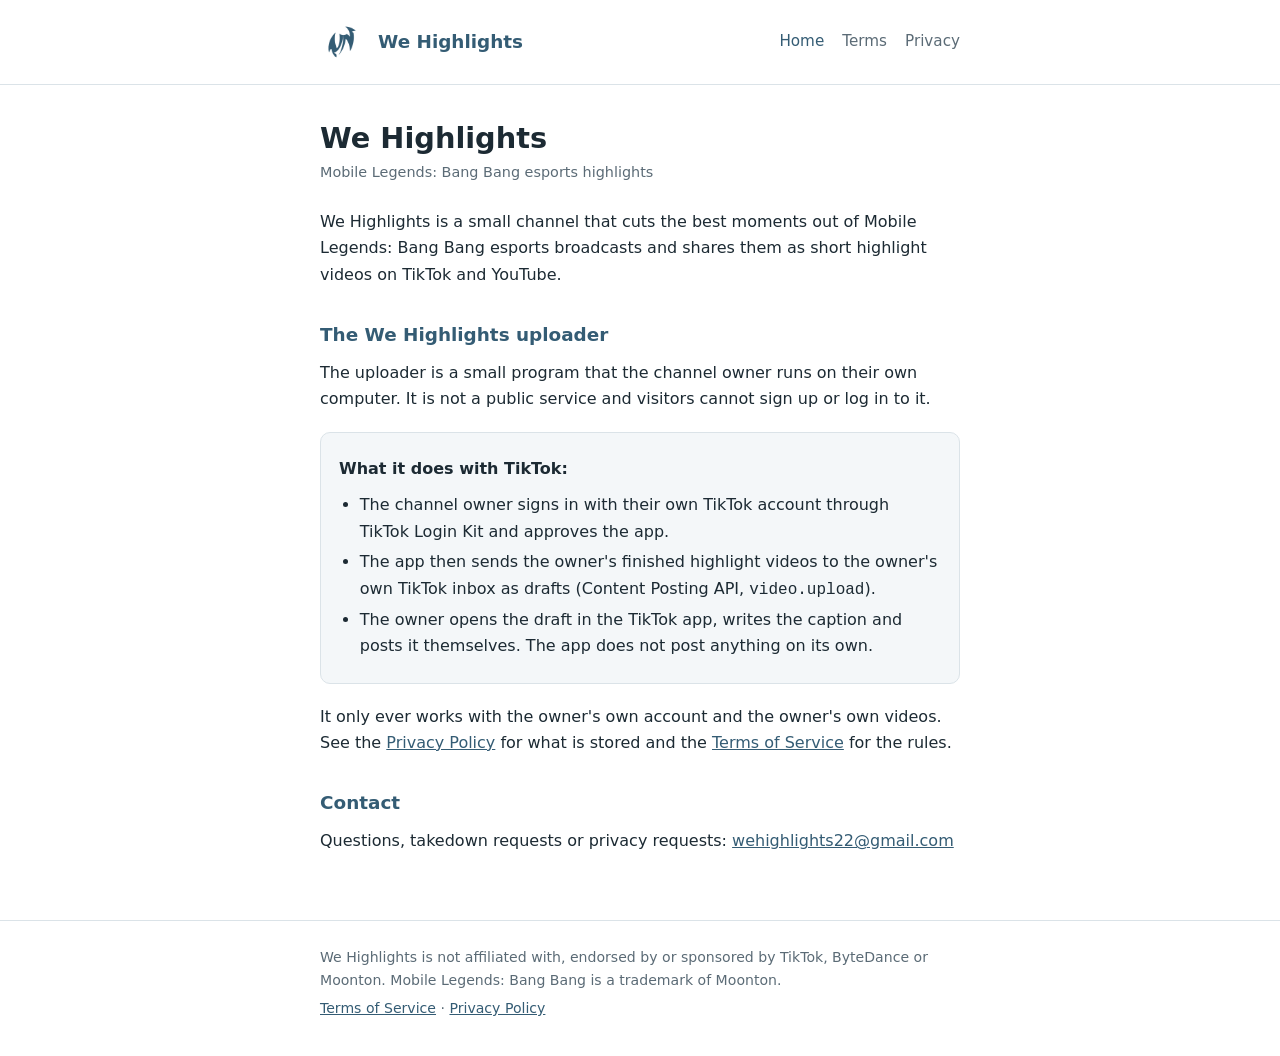
<file: index.html>
<!doctype html>
<html lang="en">
<head>
<meta charset="utf-8">
<meta name="viewport" content="width=device-width, initial-scale=1">
<title>We Highlights</title>
<meta name="description" content="We Highlights is a Mobile Legends: Bang Bang esports highlights channel.">
<link rel="icon" href="logo.png">
<link rel="stylesheet" href="style.css">
</head>
<body>
<header>
  <div class="wrap">
    <img src="logo.png" alt="We Highlights logo">
    <a class="name" href="index.html">We Highlights</a>
    <nav>
      <a href="index.html" aria-current="page">Home</a>
      <a href="terms.html">Terms</a>
      <a href="privacy.html">Privacy</a>
    </nav>
  </div>
</header>

<main>
  <div class="wrap">
    <h1>We Highlights</h1>
    <p class="updated">Mobile Legends: Bang Bang esports highlights</p>

    <p>We Highlights is a small channel that cuts the best moments out of Mobile Legends: Bang Bang esports broadcasts and shares them as short highlight videos on TikTok and YouTube.</p>

    <h2>The We Highlights uploader</h2>
    <p>The uploader is a small program that the channel owner runs on their own computer. It is not a public service and visitors cannot sign up or log in to it.</p>

    <div class="card">
      <p><strong>What it does with TikTok:</strong></p>
      <ul>
        <li>The channel owner signs in with their own TikTok account through TikTok Login Kit and approves the app.</li>
        <li>The app then sends the owner's finished highlight videos to the owner's own TikTok inbox as drafts (Content Posting API, <code>video.upload</code>).</li>
        <li>The owner opens the draft in the TikTok app, writes the caption and posts it themselves. The app does not post anything on its own.</li>
      </ul>
    </div>

    <p>It only ever works with the owner's own account and the owner's own videos. See the <a href="privacy.html">Privacy Policy</a> for what is stored and the <a href="terms.html">Terms of Service</a> for the rules.</p>

    <h2>Contact</h2>
    <p>Questions, takedown requests or privacy requests: <a href="mailto:wehighlights22@gmail.com">wehighlights22@gmail.com</a></p>
  </div>
</main>

<footer>
  <div class="wrap">
    <p>We Highlights is not affiliated with, endorsed by or sponsored by TikTok, ByteDance or Moonton. Mobile Legends: Bang Bang is a trademark of Moonton.</p>
    <p><a href="terms.html">Terms of Service</a> &middot; <a href="privacy.html">Privacy Policy</a></p>
  </div>
</footer>
</body>
</html>
</file>
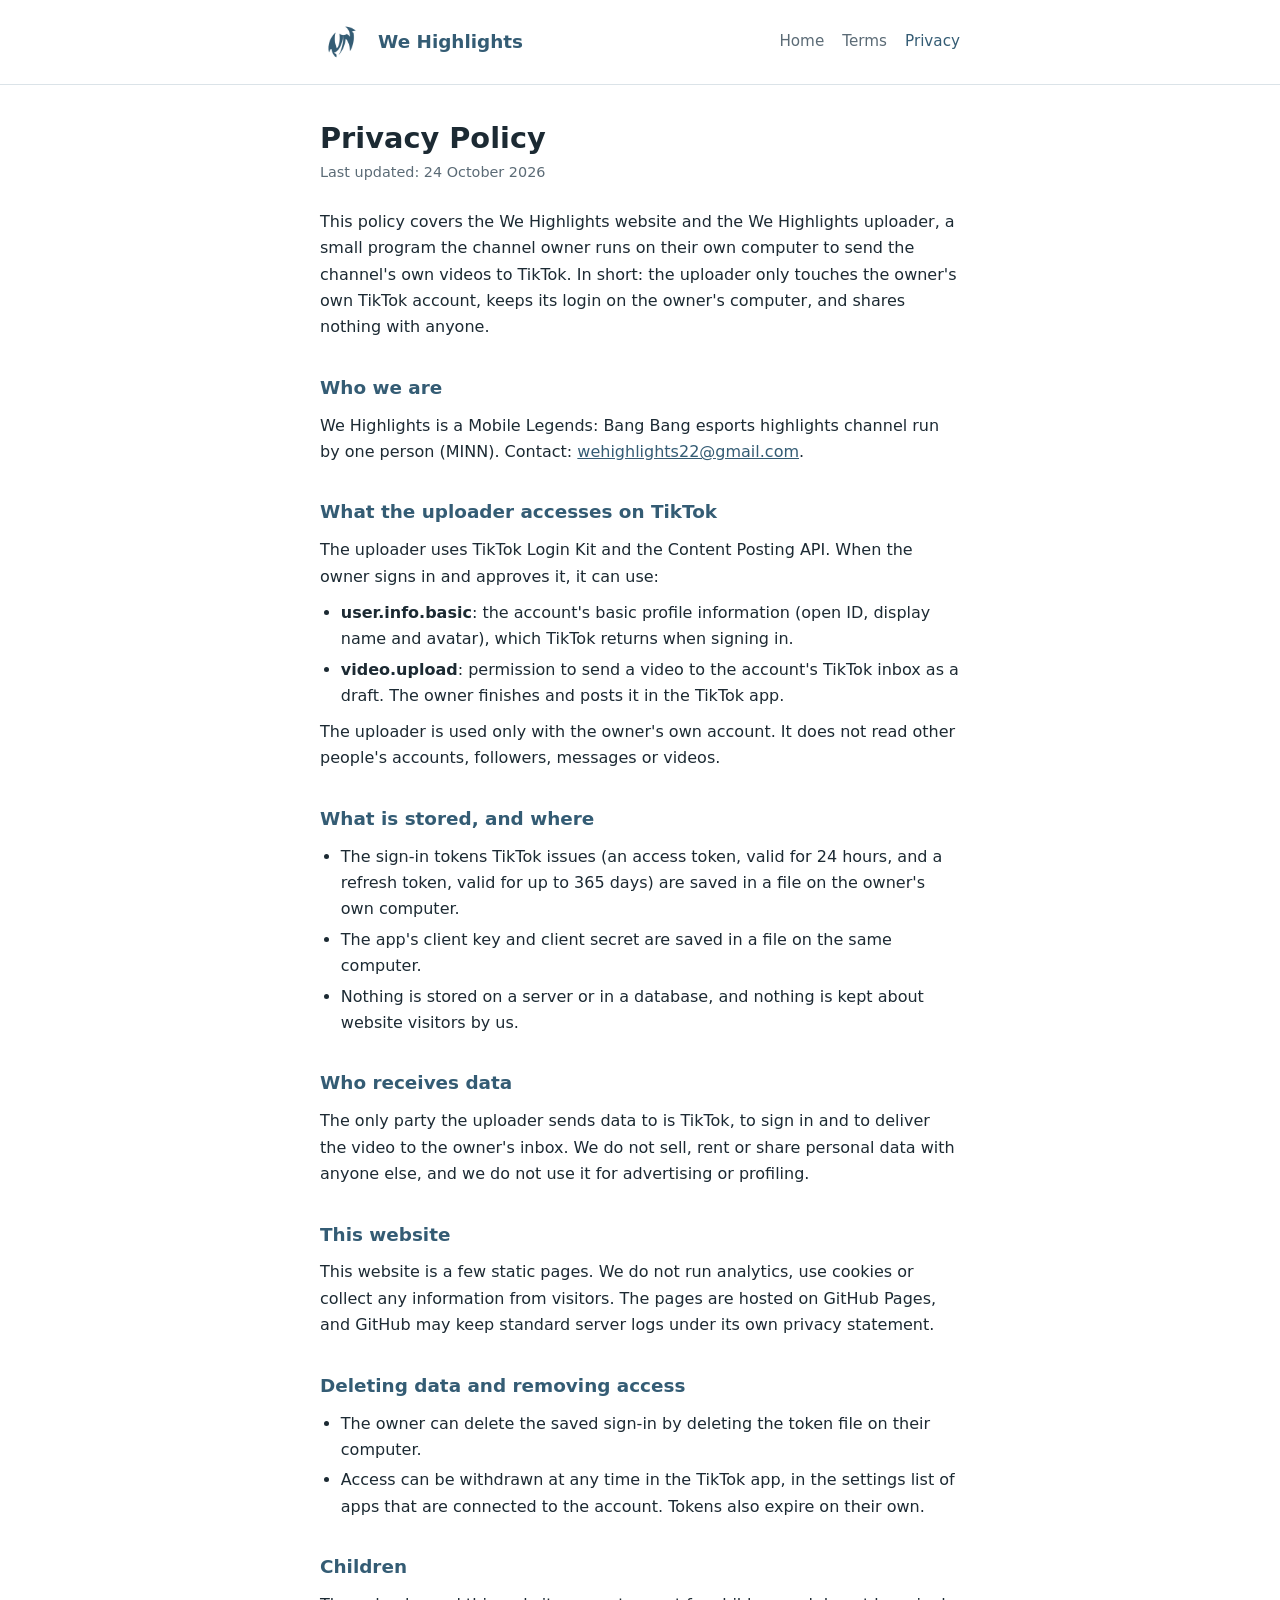
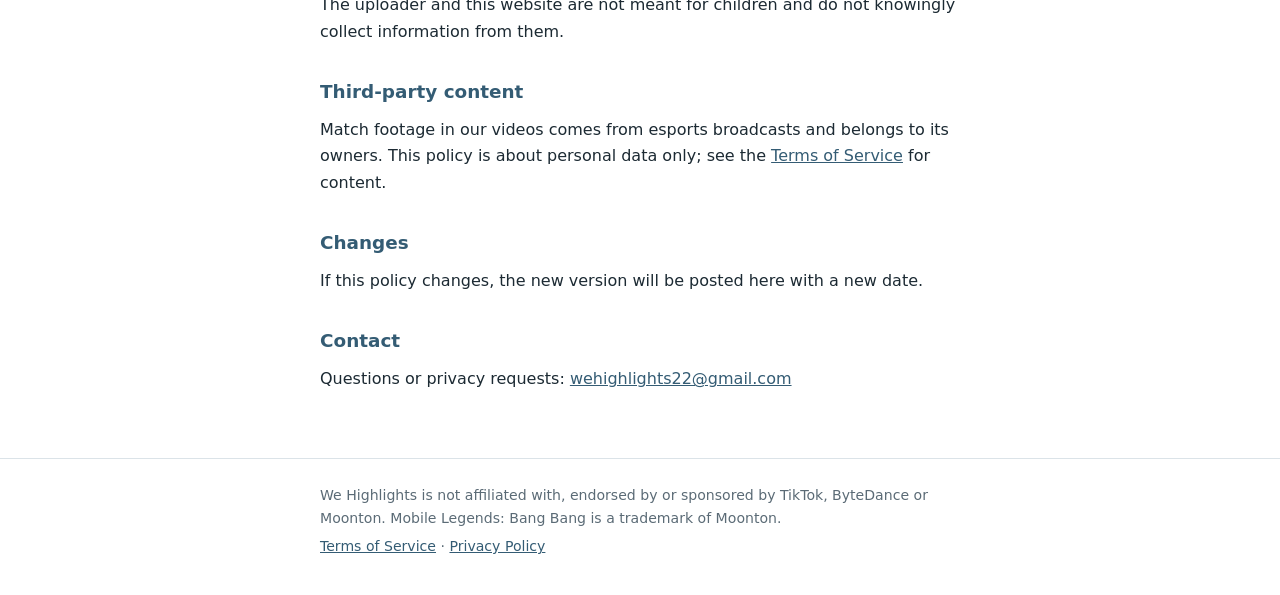
<file: privacy.html>
<!doctype html>
<html lang="en">
<head>
<meta charset="utf-8">
<meta name="viewport" content="width=device-width, initial-scale=1">
<title>Privacy Policy - We Highlights</title>
<meta name="description" content="Privacy Policy for We Highlights and the We Highlights uploader.">
<link rel="icon" href="logo.png">
<link rel="stylesheet" href="style.css">
</head>
<body>
<header>
  <div class="wrap">
    <img src="logo.png" alt="We Highlights logo">
    <a class="name" href="index.html">We Highlights</a>
    <nav>
      <a href="index.html">Home</a>
      <a href="terms.html">Terms</a>
      <a href="privacy.html" aria-current="page">Privacy</a>
    </nav>
  </div>
</header>

<main>
  <div class="wrap">
    <h1>Privacy Policy</h1>
    <p class="updated">Last updated: 24 October 2026</p>

    <p>This policy covers the We Highlights website and the We Highlights uploader, a small program the channel owner runs on their own computer to send the channel's own videos to TikTok. In short: the uploader only touches the owner's own TikTok account, keeps its login on the owner's computer, and shares nothing with anyone.</p>

    <h2>Who we are</h2>
    <p>We Highlights is a Mobile Legends: Bang Bang esports highlights channel run by one person (MINN). Contact: <a href="mailto:wehighlights22@gmail.com">wehighlights22@gmail.com</a>.</p>

    <h2>What the uploader accesses on TikTok</h2>
    <p>The uploader uses TikTok Login Kit and the Content Posting API. When the owner signs in and approves it, it can use:</p>
    <ul>
      <li><strong>user.info.basic</strong>: the account's basic profile information (open ID, display name and avatar), which TikTok returns when signing in.</li>
      <li><strong>video.upload</strong>: permission to send a video to the account's TikTok inbox as a draft. The owner finishes and posts it in the TikTok app.</li>
    </ul>
    <p>The uploader is used only with the owner's own account. It does not read other people's accounts, followers, messages or videos.</p>

    <h2>What is stored, and where</h2>
    <ul>
      <li>The sign-in tokens TikTok issues (an access token, valid for 24 hours, and a refresh token, valid for up to 365 days) are saved in a file on the owner's own computer.</li>
      <li>The app's client key and client secret are saved in a file on the same computer.</li>
      <li>Nothing is stored on a server or in a database, and nothing is kept about website visitors by us.</li>
    </ul>

    <h2>Who receives data</h2>
    <p>The only party the uploader sends data to is TikTok, to sign in and to deliver the video to the owner's inbox. We do not sell, rent or share personal data with anyone else, and we do not use it for advertising or profiling.</p>

    <h2>This website</h2>
    <p>This website is a few static pages. We do not run analytics, use cookies or collect any information from visitors. The pages are hosted on GitHub Pages, and GitHub may keep standard server logs under its own privacy statement.</p>

    <h2>Deleting data and removing access</h2>
    <ul>
      <li>The owner can delete the saved sign-in by deleting the token file on their computer.</li>
      <li>Access can be withdrawn at any time in the TikTok app, in the settings list of apps that are connected to the account. Tokens also expire on their own.</li>
    </ul>

    <h2>Children</h2>
    <p>The uploader and this website are not meant for children and do not knowingly collect information from them.</p>

    <h2>Third-party content</h2>
    <p>Match footage in our videos comes from esports broadcasts and belongs to its owners. This policy is about personal data only; see the <a href="terms.html">Terms of Service</a> for content.</p>

    <h2>Changes</h2>
    <p>If this policy changes, the new version will be posted here with a new date.</p>

    <h2>Contact</h2>
    <p>Questions or privacy requests: <a href="mailto:wehighlights22@gmail.com">wehighlights22@gmail.com</a></p>
  </div>
</main>

<footer>
  <div class="wrap">
    <p>We Highlights is not affiliated with, endorsed by or sponsored by TikTok, ByteDance or Moonton. Mobile Legends: Bang Bang is a trademark of Moonton.</p>
    <p><a href="terms.html">Terms of Service</a> &middot; <a href="privacy.html">Privacy Policy</a></p>
  </div>
</footer>
</body>
</html>
</file>
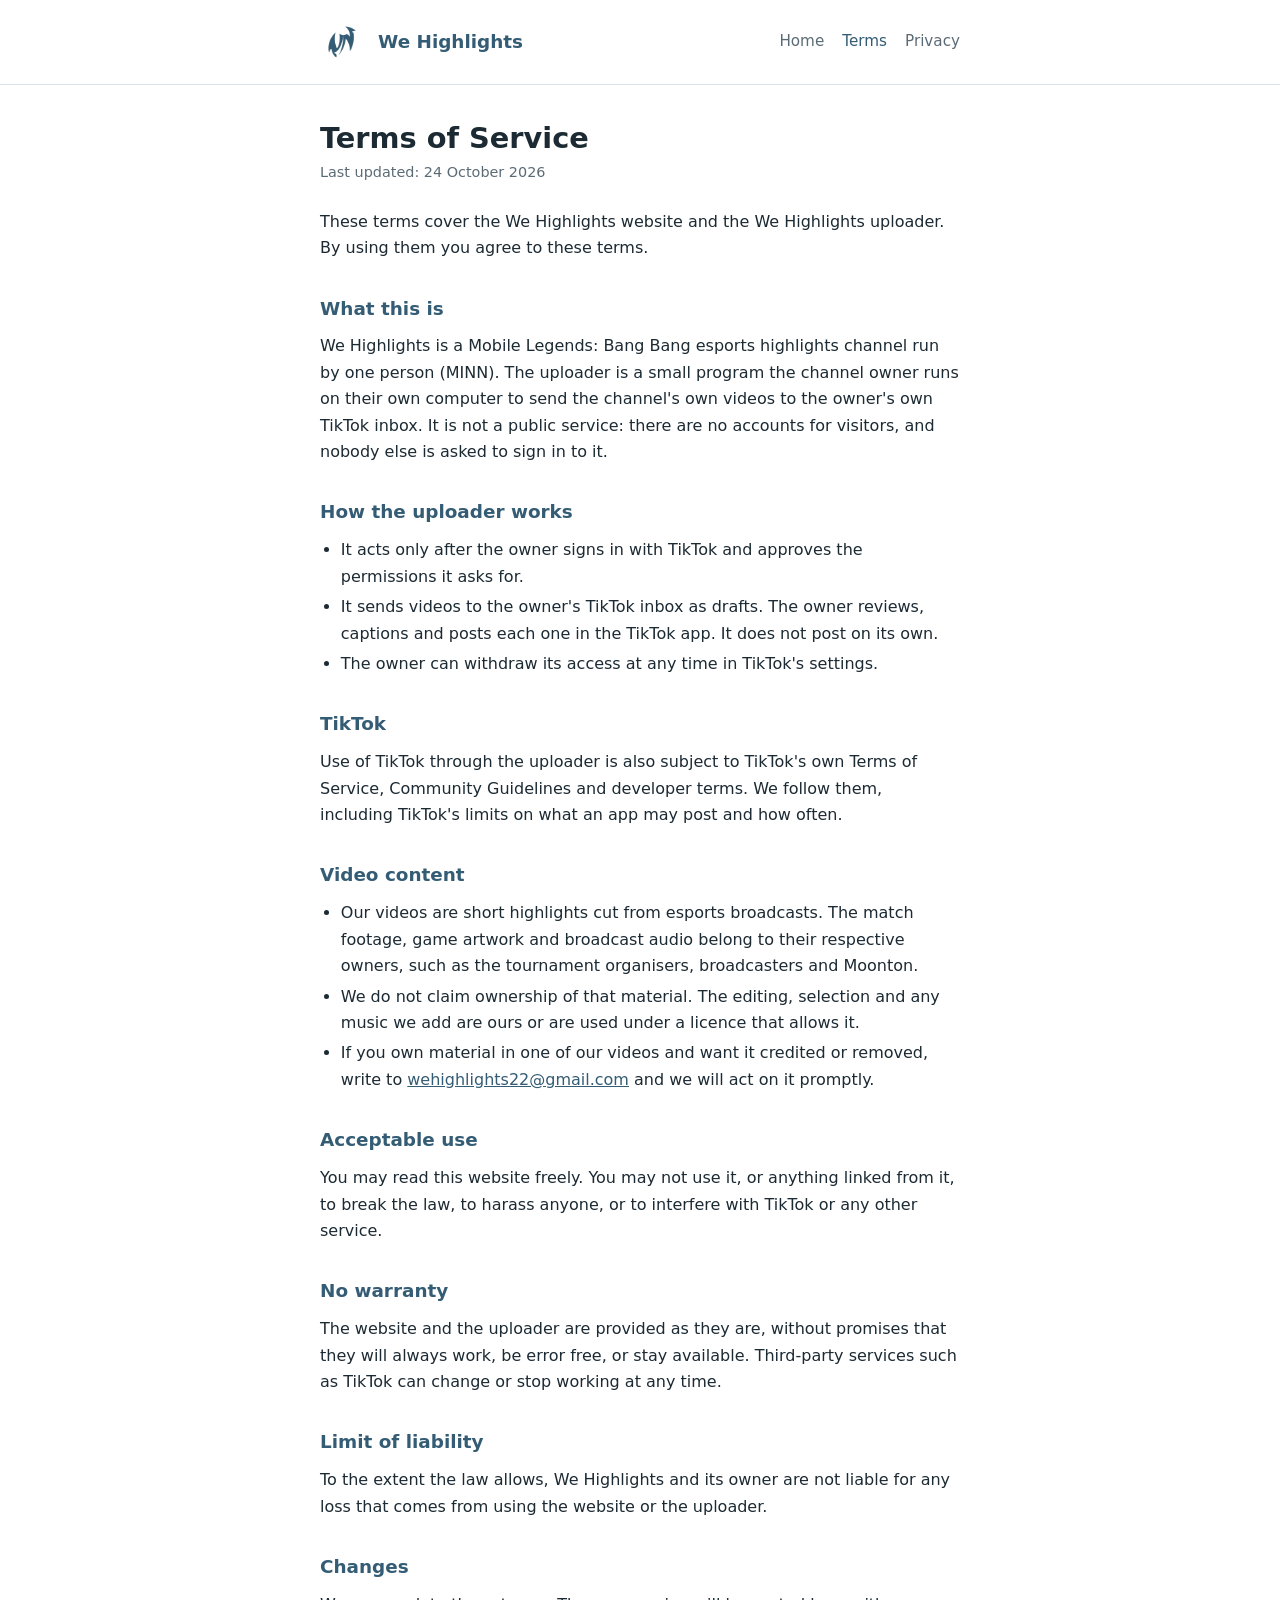
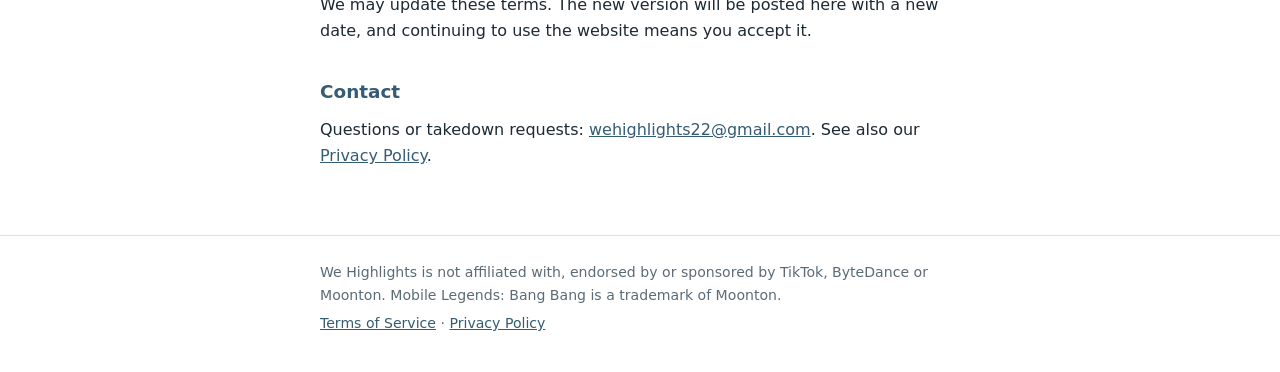
<file: terms.html>
<!doctype html>
<html lang="en">
<head>
<meta charset="utf-8">
<meta name="viewport" content="width=device-width, initial-scale=1">
<title>Terms of Service - We Highlights</title>
<meta name="description" content="Terms of Service for We Highlights and the We Highlights uploader.">
<link rel="icon" href="logo.png">
<link rel="stylesheet" href="style.css">
</head>
<body>
<header>
  <div class="wrap">
    <img src="logo.png" alt="We Highlights logo">
    <a class="name" href="index.html">We Highlights</a>
    <nav>
      <a href="index.html">Home</a>
      <a href="terms.html" aria-current="page">Terms</a>
      <a href="privacy.html">Privacy</a>
    </nav>
  </div>
</header>

<main>
  <div class="wrap">
    <h1>Terms of Service</h1>
    <p class="updated">Last updated: 24 October 2026</p>

    <p>These terms cover the We Highlights website and the We Highlights uploader. By using them you agree to these terms.</p>

    <h2>What this is</h2>
    <p>We Highlights is a Mobile Legends: Bang Bang esports highlights channel run by one person (MINN). The uploader is a small program the channel owner runs on their own computer to send the channel's own videos to the owner's own TikTok inbox. It is not a public service: there are no accounts for visitors, and nobody else is asked to sign in to it.</p>

    <h2>How the uploader works</h2>
    <ul>
      <li>It acts only after the owner signs in with TikTok and approves the permissions it asks for.</li>
      <li>It sends videos to the owner's TikTok inbox as drafts. The owner reviews, captions and posts each one in the TikTok app. It does not post on its own.</li>
      <li>The owner can withdraw its access at any time in TikTok's settings.</li>
    </ul>

    <h2>TikTok</h2>
    <p>Use of TikTok through the uploader is also subject to TikTok's own Terms of Service, Community Guidelines and developer terms. We follow them, including TikTok's limits on what an app may post and how often.</p>

    <h2>Video content</h2>
    <ul>
      <li>Our videos are short highlights cut from esports broadcasts. The match footage, game artwork and broadcast audio belong to their respective owners, such as the tournament organisers, broadcasters and Moonton.</li>
      <li>We do not claim ownership of that material. The editing, selection and any music we add are ours or are used under a licence that allows it.</li>
      <li>If you own material in one of our videos and want it credited or removed, write to <a href="mailto:wehighlights22@gmail.com">wehighlights22@gmail.com</a> and we will act on it promptly.</li>
    </ul>

    <h2>Acceptable use</h2>
    <p>You may read this website freely. You may not use it, or anything linked from it, to break the law, to harass anyone, or to interfere with TikTok or any other service.</p>

    <h2>No warranty</h2>
    <p>The website and the uploader are provided as they are, without promises that they will always work, be error free, or stay available. Third-party services such as TikTok can change or stop working at any time.</p>

    <h2>Limit of liability</h2>
    <p>To the extent the law allows, We Highlights and its owner are not liable for any loss that comes from using the website or the uploader.</p>

    <h2>Changes</h2>
    <p>We may update these terms. The new version will be posted here with a new date, and continuing to use the website means you accept it.</p>

    <h2>Contact</h2>
    <p>Questions or takedown requests: <a href="mailto:wehighlights22@gmail.com">wehighlights22@gmail.com</a>. See also our <a href="privacy.html">Privacy Policy</a>.</p>
  </div>
</main>

<footer>
  <div class="wrap">
    <p>We Highlights is not affiliated with, endorsed by or sponsored by TikTok, ByteDance or Moonton. Mobile Legends: Bang Bang is a trademark of Moonton.</p>
    <p><a href="terms.html">Terms of Service</a> &middot; <a href="privacy.html">Privacy Policy</a></p>
  </div>
</footer>
</body>
</html>
</file>
<file: style.css>
:root {
  --bg: #ffffff;
  --text: #1c2a33;
  --muted: #5b6b76;
  --brand: #345c74;
  --rule: #dbe3e8;
  --card: #f4f7f9;
}

@media (prefers-color-scheme: dark) {
  :root {
    --bg: #11181d;
    --text: #e4ebef;
    --muted: #9aabb6;
    --brand: #7fb0cc;
    --rule: #26333b;
    --card: #1a242a;
  }
}

* { box-sizing: border-box; }

body {
  margin: 0;
  background: var(--bg);
  color: var(--text);
  font: 16px/1.65 system-ui, -apple-system, "Segoe UI", Roboto, sans-serif;
}

.wrap {
  max-width: 42rem;
  margin: 0 auto;
  padding: 0 16px;
}

header {
  border-bottom: 1px solid var(--rule);
  padding: 20px 0;
}

header .wrap {
  display: flex;
  align-items: center;
  gap: 14px;
  flex-wrap: wrap;
}

header img {
  width: 44px;
  height: 44px;
  border-radius: 10px;
}

header a.name {
  font-weight: 700;
  font-size: 1.15rem;
  color: var(--brand);
  text-decoration: none;
}

nav {
  margin-left: auto;
  display: flex;
  gap: 18px;
}

nav a {
  color: var(--muted);
  text-decoration: none;
  font-size: 0.95rem;
}

nav a:hover,
nav a[aria-current] { color: var(--brand); }

main { padding: 36px 0 56px; }

h1 { font-size: 1.8rem; line-height: 1.25; margin: 0 0 4px; }
h2 { font-size: 1.15rem; margin: 2rem 0 0.4rem; color: var(--brand); }
p, ul { margin: 0.6rem 0; }
ul { padding-left: 1.3rem; }
li { margin: 0.25rem 0; }

a { color: var(--brand); }

.updated { color: var(--muted); font-size: 0.9rem; margin: 0 0 1.5rem; }

.card {
  background: var(--card);
  border: 1px solid var(--rule);
  border-radius: 10px;
  padding: 14px 18px;
  margin: 1.2rem 0;
}

footer {
  border-top: 1px solid var(--rule);
  padding: 20px 0 32px;
  color: var(--muted);
  font-size: 0.88rem;
}

footer p { margin: 0.3rem 0; }
</file>
